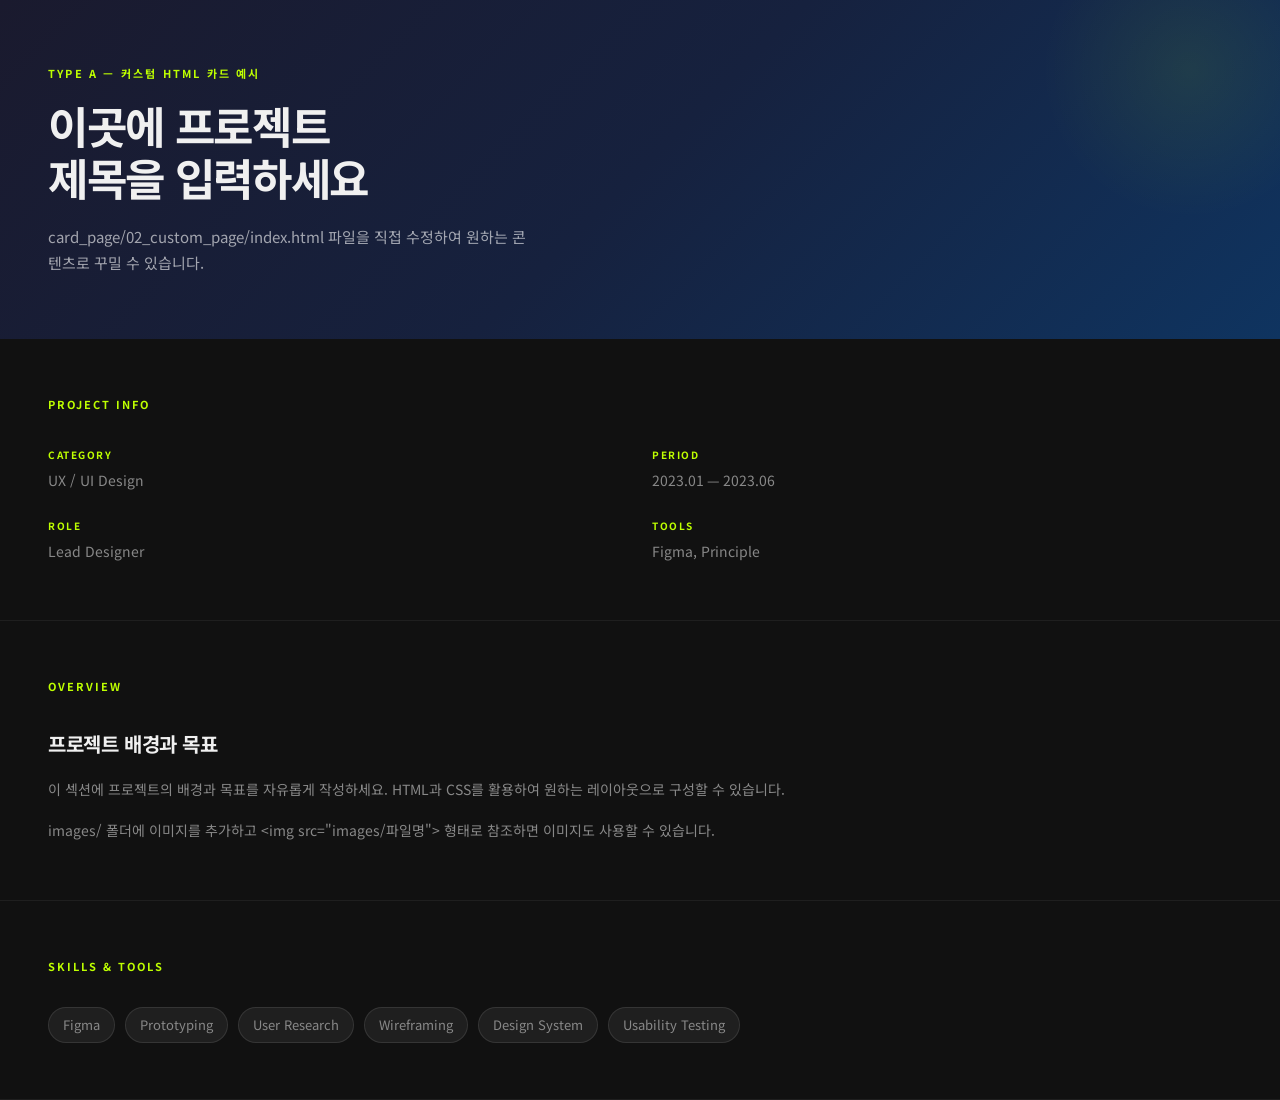
<file: card_page/02_custom_page/index.html>
<!DOCTYPE html>
<html lang="ko">
<head>
  <meta charset="UTF-8">
  <meta name="viewport" content="width=device-width, initial-scale=1.0">
  <title>커스텀 페이지 예시</title>
  <link href="https://fonts.googleapis.com/css2?family=Noto+Sans+KR:wght@300;400;700&display=swap" rel="stylesheet">
  <style>
    :root {
      --accent: #beff00;
      --bg: #111;
      --text: #f0f0f0;
      --text-muted: #888;
    }

    * { box-sizing: border-box; margin: 0; padding: 0; }

    body {
      background: var(--bg);
      color: var(--text);
      font-family: 'Noto Sans KR', sans-serif;
      line-height: 1.7;
    }

    /* ── 히어로 ── */
    .hero {
      display: flex;
      flex-direction: column;
      justify-content: flex-end;
      padding: 64px 48px;
      min-height: 300px;
      background: linear-gradient(135deg, #1a1a2e 0%, #16213e 50%, #0f3460 100%);
      position: relative;
      overflow: hidden;
    }

    .hero-tag {
      font-size: 11px;
      font-weight: 700;
      letter-spacing: 0.2em;
      text-transform: uppercase;
      color: var(--accent);
      margin-bottom: 16px;
    }

    .hero-title {
      font-size: clamp(28px, 4vw, 44px);
      font-weight: 700;
      letter-spacing: -0.03em;
      line-height: 1.2;
      margin-bottom: 20px;
    }

    .hero-desc {
      font-size: 15px;
      color: rgba(255, 255, 255, 0.6);
      max-width: 480px;
    }

    .hero-orb {
      position: absolute;
      width: 300px;
      height: 300px;
      border-radius: 50%;
      background: radial-gradient(circle, rgba(190,255,0,0.08) 0%, transparent 70%);
      top: -80px;
      right: -60px;
      pointer-events: none;
    }

    /* ── 섹션 공통 ── */
    .section {
      padding: 56px 48px;
      border-bottom: 1px solid rgba(255,255,255,0.06);
    }

    .section-label {
      font-size: 11px;
      font-weight: 700;
      letter-spacing: 0.18em;
      text-transform: uppercase;
      color: var(--accent);
      margin-bottom: 32px;
    }

    /* ── 태그 리스트 ── */
    .tag-list {
      display: flex;
      flex-wrap: wrap;
      gap: 10px;
    }

    .tag {
      display: inline-block;
      padding: 6px 14px;
      background: rgba(255,255,255,0.06);
      border: 1px solid rgba(255,255,255,0.1);
      border-radius: 100px;
      font-size: 13px;
      color: var(--text-muted);
    }

    /* ── 이미지 그리드 ── */
    .img-grid {
      display: grid;
      grid-template-columns: repeat(2, 1fr);
      gap: 12px;
    }

    .img-grid img {
      width: 100%;
      aspect-ratio: 4/3;
      object-fit: cover;
      border-radius: 8px;
      background: #222;
    }

    /* ── 텍스트 블록 ── */
    .text-block {
      display: flex;
      flex-direction: column;
      gap: 16px;
    }

    .text-block h3 {
      font-size: 20px;
      font-weight: 700;
      letter-spacing: -0.02em;
    }

    .text-block p {
      font-size: 14px;
      color: var(--text-muted);
      line-height: 1.8;
    }

    /* ── 메타 데이터 ── */
    .meta-grid {
      display: grid;
      grid-template-columns: repeat(2, 1fr);
      gap: 24px;
    }

    .meta-item dt {
      font-size: 10px;
      font-weight: 700;
      letter-spacing: 0.15em;
      text-transform: uppercase;
      color: var(--accent);
      margin-bottom: 6px;
    }

    .meta-item dd {
      font-size: 14px;
      color: var(--text-muted);
    }
  </style>
</head>
<body>

  <!-- 히어로 -->
  <div class="hero">
    <div class="hero-orb"></div>
    <div class="hero-tag">Type A — 커스텀 HTML 카드 예시</div>
    <h1 class="hero-title">이곳에 프로젝트<br>제목을 입력하세요</h1>
    <p class="hero-desc">card_page/02_custom_page/index.html 파일을 직접 수정하여 원하는 콘텐츠로 꾸밀 수 있습니다.</p>
  </div>

  <!-- 메타 정보 -->
  <div class="section">
    <div class="section-label">Project Info</div>
    <dl class="meta-grid">
      <div class="meta-item">
        <dt>Category</dt>
        <dd>UX / UI Design</dd>
      </div>
      <div class="meta-item">
        <dt>Period</dt>
        <dd>2023.01 — 2023.06</dd>
      </div>
      <div class="meta-item">
        <dt>Role</dt>
        <dd>Lead Designer</dd>
      </div>
      <div class="meta-item">
        <dt>Tools</dt>
        <dd>Figma, Principle</dd>
      </div>
    </dl>
  </div>

  <!-- 개요 -->
  <div class="section">
    <div class="section-label">Overview</div>
    <div class="text-block">
      <h3>프로젝트 배경과 목표</h3>
      <p>이 섹션에 프로젝트의 배경과 목표를 자유롭게 작성하세요. HTML과 CSS를 활용하여 원하는 레이아웃으로 구성할 수 있습니다.</p>
      <p>images/ 폴더에 이미지를 추가하고 &lt;img src="images/파일명"&gt; 형태로 참조하면 이미지도 사용할 수 있습니다.</p>
    </div>
  </div>

  <!-- 사용 기술 -->
  <div class="section">
    <div class="section-label">Skills &amp; Tools</div>
    <div class="tag-list">
      <span class="tag">Figma</span>
      <span class="tag">Prototyping</span>
      <span class="tag">User Research</span>
      <span class="tag">Wireframing</span>
      <span class="tag">Design System</span>
      <span class="tag">Usability Testing</span>
    </div>
  </div>

</body>
</html>
</file>
